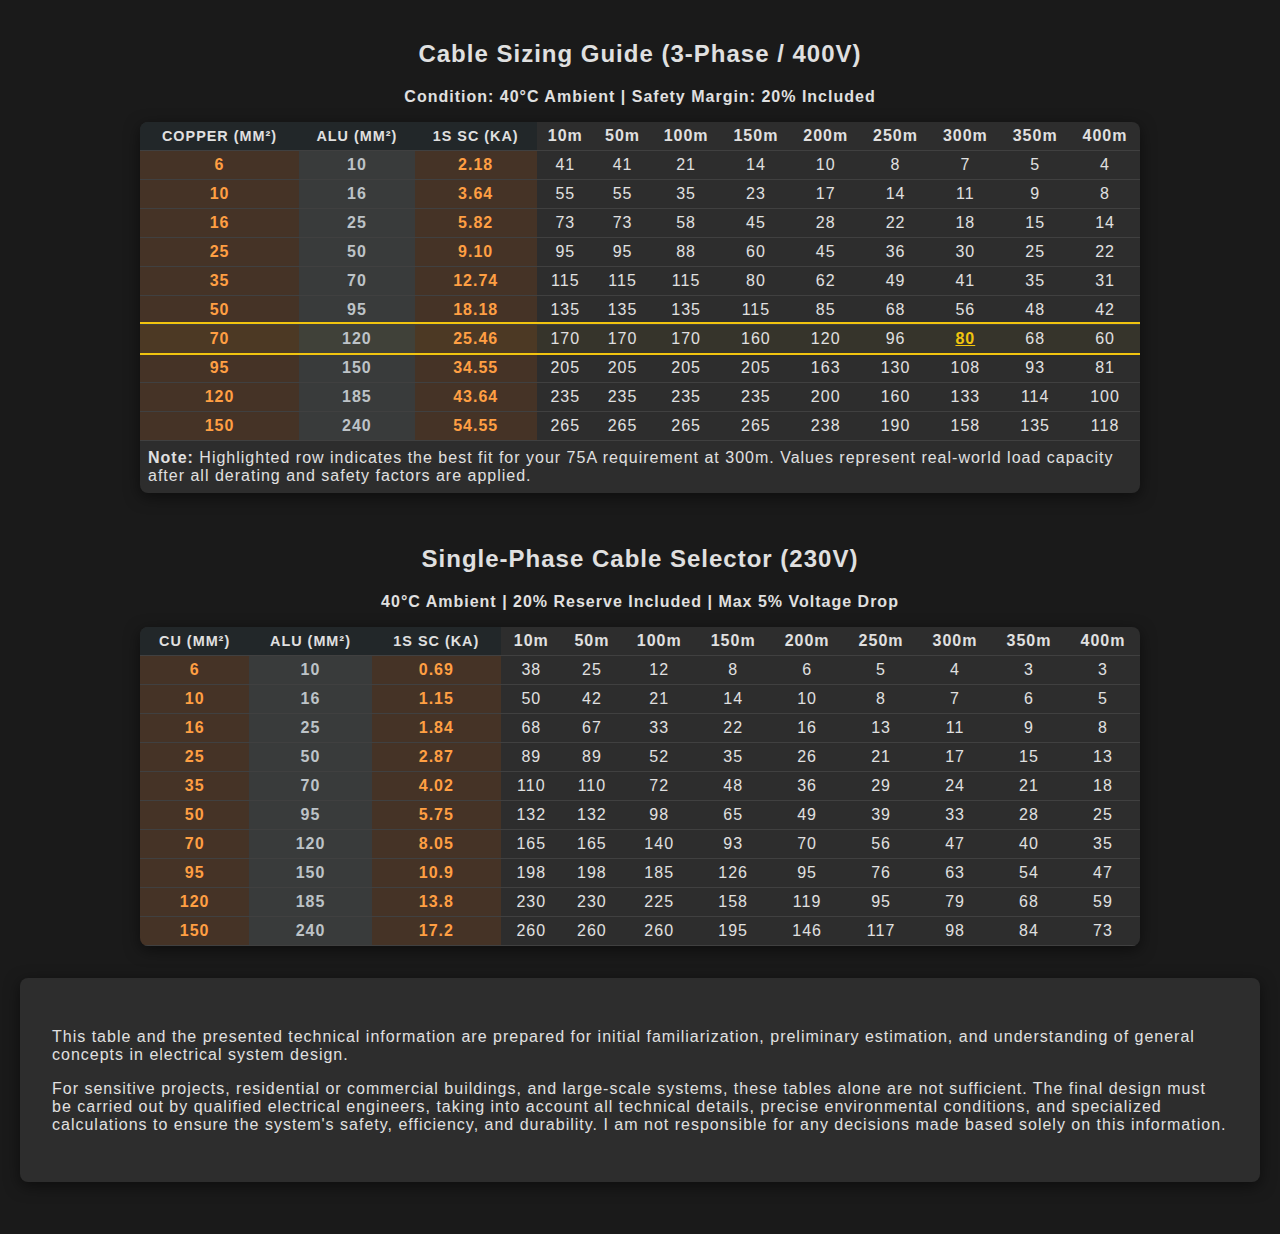
<file: assets/e-tables/tables.html>
<!DOCTYPE html>
<html lang="en" dir="ltr">
<head>
    <meta charset="UTF-8">
    <meta name="viewport" content="width=device-width, initial-scale=1.0">
    <title>ELECTRO TABLES</title>
    <link rel="stylesheet" href="tables.css">
</head>
<body>

    <div class="header-title">
        <h2>Cable Sizing Guide (3-Phase / 400V)</h2>
        <p>Condition: <strong>40°C Ambient</strong> | Safety Margin: <strong>20% Included</strong></p>
    </div>

    <div class="table-container">
        <table>
            <thead>
                <tr>
                    <th rowspan="2">Copper (mm²)</th>
                    <th rowspan="2">Alu (mm²)</th>
                    <th rowspan="2">1s SC (kA)</th>
                </tr>
                <tr>
                    <th>10m</th><th>50m</th><th>100m</th><th>150m</th><th>200m</th><th>250m</th><th>300m</th><th>350m</th><th>400m</th>
                </tr>
            </thead>
            <tbody>
                <tr><td class="col-copper">6</td><td class="col-alu">10</td><td class="sc-col">2.18</td><td>41</td><td>41</td><td>21</td><td>14</td><td>10</td><td>8</td><td>7</td><td>5</td><td>4</td></tr>

                <tr><td class="col-copper">10</td><td class="col-alu">16</td><td class="sc-col">3.64</td><td>55</td><td>55</td><td>35</td><td>23</td><td>17</td><td>14</td><td>11</td><td>9</td><td>8</td></tr>

                <tr><td class="col-copper">16</td><td class="col-alu">25</td><td class="sc-col">5.82</td><td>73</td><td>73</td><td>58</td><td>45</td><td>28</td><td>22</td><td>18</td><td>15</td><td>14</td></tr>

                <tr><td class="col-copper">25</td><td class="col-alu">50</td><td class="sc-col">9.10</td><td>95</td><td>95</td><td>88</td><td>60</td><td>45</td><td>36</td><td>30</td><td>25</td><td>22</td></tr>

                <tr><td class="col-copper">35</td><td class="col-alu">70</td><td class="sc-col">12.74</td><td>115</td><td>115</td><td>115</td><td>80</td><td>62</td><td>49</td><td>41</td><td>35</td><td>31</td></tr>

                <tr><td class="col-copper">50</td><td class="col-alu">95</td><td class="sc-col">18.18</td><td>135</td><td>135</td><td>135</td><td>115</td><td>85</td><td>68</td><td>56</td><td>48</td><td>42</td></tr>

                <tr class="target-row"><td class="col-copper">70</td><td class="col-alu">120</td><td class="sc-col">25.46</td><td>170</td><td>170</td><td>170</td><td>160</td><td>120</td><td>96</td><td class="target-cell">80</td><td>68</td><td>60</td></tr>

                <tr><td class="col-copper">95</td><td class="col-alu">150</td><td class="sc-col">34.55</td><td>205</td><td>205</td><td>205</td><td>205</td><td>163</td><td>130</td><td>108</td><td>93</td><td>81</td></tr>

                <tr><td class="col-copper">120</td><td class="col-alu">185</td><td class="sc-col">43.64</td><td>235</td><td>235</td><td>235</td><td>235</td><td>200</td><td>160</td><td>133</td><td>114</td><td>100</td></tr>

                <tr><td class="col-copper">150</td><td class="col-alu">240</td><td class="sc-col">54.55</td><td>265</td><td>265</td><td>265</td><td>265</td><td>238</td><td>190</td><td>158</td><td>135</td><td>118</td></tr>
            </tbody>
        </table>
        <div class="footer-note">
            <strong>Note:</strong> Highlighted row indicates the best fit for your 75A requirement at 300m. Values represent real-world load capacity after all derating and safety factors are applied.
        </div>
    </div>

    

    <div class="header-title">
        <h2>Single-Phase Cable Selector (230V)</h2>
        <p>40°C Ambient | 20% Reserve Included | Max 5% Voltage Drop</p>
    </div>

    <div class="table-container">
        <table>
            <thead>
                <tr>
                    <th rowspan="2">Cu (mm²)</th>
                    <th rowspan="2">Alu (mm²)</th>
                    <th rowspan="2">1s SC (kA)</th>
                </tr>
                <tr>
                    <th>10m</th><th>50m</th><th>100m</th><th>150m</th><th>200m</th><th>250m</th><th>300m</th><th>350m</th><th>400m</th>
                </tr>
            </thead>
            <tbody>
                <tr><td class="cu-col">6</td><td class="al-col">10</td><td class="sc-col">0.69</td><td>38</td><td>25</td><td>12</td><td>8</td><td>6</td><td>5</td><td>4</td><td>3</td><td>3</td></tr>

                <tr><td class="cu-col">10</td><td class="al-col">16</td><td class="sc-col">1.15</td><td>50</td><td>42</td><td>21</td><td>14</td><td>10</td><td>8</td><td>7</td><td>6</td><td>5</td></tr>

                <tr><td class="cu-col">16</td><td class="al-col">25</td><td class="sc-col">1.84</td><td>68</td><td>67</td><td>33</td><td>22</td><td>16</td><td>13</td><td>11</td><td>9</td><td>8</td></tr>

                <tr><td class="cu-col">25</td><td class="al-col">50</td><td class="sc-col">2.87</td><td>89</td><td>89</td><td>52</td><td>35</td><td>26</td><td>21</td><td>17</td><td>15</td><td>13</td></tr>

                <tr><td class="cu-col">35</td><td class="al-col">70</td><td class="sc-col">4.02</td><td>110</td><td>110</td><td>72</td><td>48</td><td>36</td><td>29</td><td>24</td><td>21</td><td>18</td></tr>

                <tr><td class="cu-col">50</td><td class="al-col">95</td><td class="sc-col">5.75</td><td>132</td><td>132</td><td>98</td><td>65</td><td>49</td><td>39</td><td>33</td><td>28</td><td>25</td></tr>

                <tr><td class="cu-col">70</td><td class="al-col">120</td><td class="sc-col">8.05</td><td>165</td><td>165</td><td>140</td><td>93</td><td>70</td><td>56</td><td>47</td><td>40</td><td>35</td></tr>

                <tr><td class="cu-col">95</td><td class="al-col">150</td><td class="sc-col">10.9</td><td>198</td><td>198</td><td>185</td><td>126</td><td>95</td><td>76</td><td>63</td><td>54</td><td>47</td></tr>

                <tr><td class="cu-col">120</td><td class="al-col">185</td><td class="sc-col">13.8</td><td>230</td><td>230</td><td>225</td><td>158</td><td>119</td><td>95</td><td>79</td><td>68</td><td>59</td></tr>

                <tr><td class="cu-col">150</td><td class="al-col">240</td><td class="sc-col">17.2</td><td>260</td><td>260</td><td>260</td><td>195</td><td>146</td><td>117</td><td>98</td><td>84</td><td>73</td></tr>
            </tbody>
        </table>
    </div>

    <div class="presend">
        <h3></h3>
        <p>This table and the presented technical information are prepared for initial familiarization, preliminary estimation, and understanding of general concepts in electrical system design.</p>
        <p>For sensitive projects, residential or commercial buildings, and large-scale systems, these tables alone are not sufficient. The final design must be carried out by qualified electrical engineers, taking into account all technical details, precise environmental conditions, and specialized calculations to ensure the system's safety, efficiency, and durability. I am not responsible for any decisions made based solely on this information.</p>
    </div>

</body>
</html>
</file>
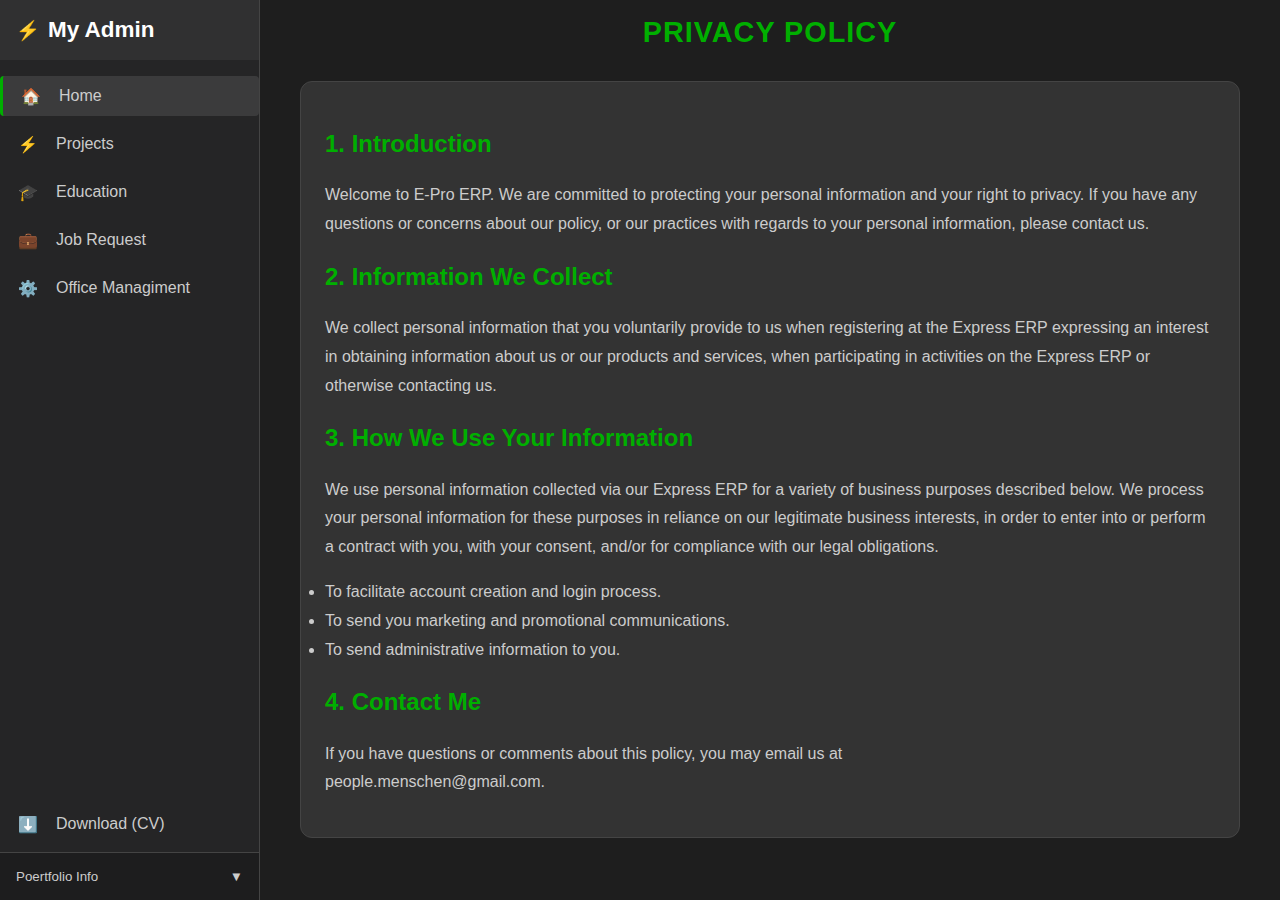
<file: assets/pages/privacy-polocy.html>
<!DOCTYPE html>
<html lang="en" dir="ltr">
<head>
    <meta charset="UTF-8">
    <meta name="viewport" content="width=device-width, initial-scale=1.0">
    <title>Privacy Policy</title>
    <!-- Adjust paths for subdirectory -->
    <link rel="stylesheet" href="../../styles/layout.css">
</head>

<body>

<div class="app-container">
    <!-- 4.1. Intelligent Sidebar -->
    <aside class="sidebar" id="sidebar">
        <div class="sidebar-header">
            <!-- Toggle Button (Visible/Styled for both Desktop/Mobile as needed) -->
            <button id="sidebarToggle" class="toggle-btn">☰</button>
            <div class="logo-area">
                <span>⚡</span> <!-- Simple Logo Placeholder -->
                <h3>My Admin</h3>
            </div>
        </div>

        <ul class="menu-list">
            <!-- Using simple shapes/emojis as offline icons -->
            <li><a href="../../index.html" class="menu-link active"><span class="icon-box">🏠</span> <span class="link-text">Home</span></a>
            </li>

            <li><a href="#" class="menu-link" style="pointer-events: none"><span class="icon-box">⚡</span> <span class="link-text">Projects</span></a></li>

            <li><a href="#" class="menu-link" style="pointer-events: none"><span class="icon-box">🎓</span> <span class="link-text">Education</span></a></li>

            <li><a href="#" class="menu-link" style="pointer-events: none"><span class="icon-box">💼</span> <span class="link-text">Job Request</span></a></li>

            <li><a href="#" class="menu-link" style="pointer-events: none"><span class="icon-box">⚙️</span> <span class="link-text">Office Managiment</span></a></li>
        </ul>
        <!-- Download Rasume -->
        <li><a href="#" class="menu-link" download= "Ali Rasume"><span class="icon-box">⬇️</span> <span class="link-text">Download (CV)</span></a></li>
             
        <!-- Footer: Contact, About, Policy (Collapsible) -->
        <div class="sidebar-footer">
            <button class="footer-toggle-btn" id="footerToggle">
                <span class="link-text">Poertfolio Info</span>
                <span id="footerArrow" class="link-text">▼</span>
            </button>
            <div class="footer-content" id="footerContent">
                <a href="#" class="footer-link">🔒 Privacy Policy</a>

                <a href="term.html" class="footer-link">🛡️ Terms of Portfolio</a>

                <div style="padding: 10px; font-size: 0.8rem; color: #666; text-align: center;" class="link-text">
                     &copy; 2026 E-Portfolio All right reserved
                </div>
            </div>
        </div>
    </aside>
    <!-- Main Content -->
    <main class="main-content">
        <header class="dashboard-header">
            <div class="header-center">
                <h1 class="dashboard-title">Privacy Policy</h1>
            </div>
        </header>
        <div class="content-wrapper">
            <!-- Document Style Container -->
            <div class="document-container">
                <h2>1. Introduction</h2>
                <p>
                    Welcome to E-Pro ERP. We are committed to protecting your personal information and your right to
                    privacy. If you have any questions or concerns about our policy, or our practices with regards
                    to your personal information, please contact us.
                </p>
                <h2>2. Information We Collect</h2>
                <p>
                    We collect personal information that you voluntarily provide to us when registering at the
                    Express ERP expressing an interest in obtaining information about us or our products and
                    services, when participating in activities on the Express ERP or otherwise contacting us.
                </p>
                <h2>3. How We Use Your Information</h2>
                <p>
                    We use personal information collected via our Express ERP for a variety of business purposes
                    described below. We process your personal information for these purposes in reliance on our
                    legitimate business interests, in order to enter into or perform a contract with you, with your
                    consent, and/or for compliance with our legal obligations.
                </p>
                <ul>
                    <li>To facilitate account creation and login process.</li>
                    <li>To send you marketing and promotional communications.</li>
                    <li>To send administrative information to you.</li>
                </ul>
                <h2>4. Contact Me</h2>
                <p>
                    If you have questions or comments about this policy, you may email us at <br> people.menschen@gmail.com.
                </p>
            </div>
            
        </div>
    </main>
</div>

    <!-- Script Path Adjusted -->
    <script src="../../scripts/script.js"></script>
</body>

</html>
</file>
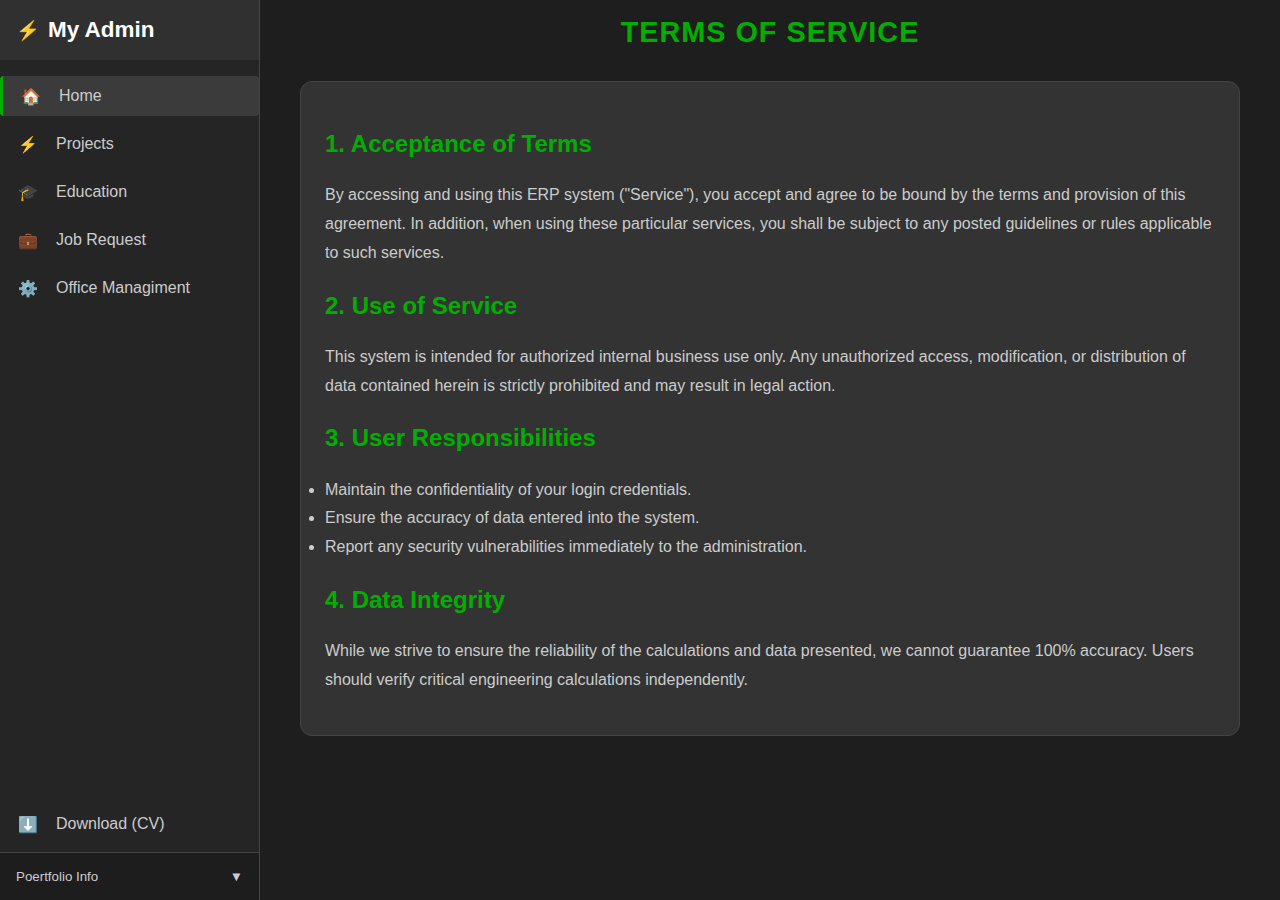
<file: assets/pages/term.html>
<!DOCTYPE html>
<html lang="en" dir="ltr">
<head>
    <meta charset="UTF-8">
    <meta name="viewport" content="width=device-width, initial-scale=1.0">
    <title>Terms of Portfolio</title>
    <link rel="stylesheet" href="../../styles/layout.css">
</head>

<body>

<div class="app-container">
    <!-- Sidebar -->
    <aside class="sidebar" id="sidebar">
        <div class="sidebar-header">
            <!-- Toggle Button (Visible/Styled for both Desktop/Mobile as needed) -->
            <button id="sidebarToggle" class="toggle-btn">☰</button>
            <div class="logo-area">
                <span>⚡</span> <!-- Simple Logo Placeholder -->
                <h3>My Admin</h3>
            </div>
        </div>

        <ul class="menu-list">
            <!-- Using simple shapes/emojis as offline icons -->
            <li><a href="../../index.html" class="menu-link active"><span class="icon-box">🏠</span> <span class="link-text">Home</span></a>
            </li>

            <li><a href="#" class="menu-link" style="pointer-events: none"><span class="icon-box">⚡</span> <span class="link-text">Projects</span></a></li>

            <li><a href="#" class="menu-link" style="pointer-events: none"><span class="icon-box">🎓</span> <span class="link-text">Education</span></a></li>

            <li><a href="#" class="menu-link" style="pointer-events: none"><span class="icon-box">💼</span> <span class="link-text">Job Request</span></a></li>

            <li><a href="#" class="menu-link" style="pointer-events: none"><span class="icon-box">⚙️</span> <span class="link-text">Office Managiment</span></a></li>
        </ul>
        <!-- Download Rasume -->
        <li><a href="#" class="menu-link" download= "Ali Rasume"><span class="icon-box">⬇️</span> <span class="link-text">Download (CV)</span></a></li>
             
        <!-- Footer: Contact, About, Policy (Collapsible) -->
        <div class="sidebar-footer">
            <button class="footer-toggle-btn" id="footerToggle">
                <span class="link-text">Poertfolio Info</span>
                <span id="footerArrow" class="link-text">▼</span>
            </button>
            <div class="footer-content" id="footerContent">
                <a href="privacy-polocy.html" class="footer-link">🔒 Privacy Policy</a>

                <a href="#" class="footer-link">🛡️ Terms of Portfolio</a>

                <div style="padding: 10px; font-size: 0.8rem; color: #666; text-align: center;" class="link-text">
                     &copy; 2026 E-Portfolio All right reserved
                </div>
            </div>
        </div>
    </aside>
    <!-- Main Content -->
    <main class="main-content">
        <header class="dashboard-header">
            <div class="header-center">
                <h1 class="dashboard-title">Terms of Service</h1>
            </div>
        </header>
        <div class="content-wrapper">
            <div class="document-container">
                <h2>1. Acceptance of Terms</h2>
                <p>
                    By accessing and using this ERP system ("Service"), you accept and agree to be bound by the
                    terms and provision of this agreement. In addition, when using these particular services, you
                    shall be subject to any posted guidelines or rules applicable to such services.
                </p>
                <h2>2. Use of Service</h2>
                <p>
                    This system is intended for authorized internal business use only. Any unauthorized access,
                    modification, or distribution of data contained herein is strictly prohibited and may result in
                    legal action.
                </p>
                <h2>3. User Responsibilities</h2>
                <ul>
                    <li>Maintain the confidentiality of your login credentials.</li>
                    <li>Ensure the accuracy of data entered into the system.</li>
                    <li>Report any security vulnerabilities immediately to the administration.</li>
                </ul>
                <h2>4. Data Integrity</h2>
                <p>
                    While we strive to ensure the reliability of the calculations and data presented, we cannot
                    guarantee 100% accuracy. Users should verify critical engineering calculations independently.
                </p>
            </div>
        </div>
    </main>
</div>
    <!-- Link to JavaScript -->
    <script src="../../scripts/script.js"></script>
</body>

</html>
</file>
<file: assets/e-tables/tables.css>
/* Tables style section */
:root {
    --bg-color: #1a1a1a;
    --card-bg: #2d2d2d;
    --text-color: #e0e0e0;
    --accent-copper: #d35400;
    --accent-alu: #7f8c8d;
    --border-color: #404040;
    --highlight: #f1c40f;
}
body {
    font-family: 'Segoe UI', Tahoma, Geneva, Verdana, sans-serif;
    background-color: var(--bg-color);
    color: var(--text-color);
    margin: 20px;
    display: flex;
    flex-direction: column;
    align-items: center;
    letter-spacing: 1px;
}
.table-container{
    width: 100%;
    max-width: 1000px;
    overflow-x: auto;
    background: var(--card-bg);
    border-radius: 8px;
    margin-bottom: 2rem;
    scrollbar-width: thin;
    box-shadow: 0 4px 15px rgba(0,0,0,0.5);
}
table {
    width: 100%;
    border-collapse: collapse;
    min-width: 700px;
}
th, td {
    padding: 5px;
    text-align: center;
    border-bottom: 1px solid var(--border-color);
}
thead tr:first-child th {
    background-color: #222729;
    color: var(--text-color);
    font-weight: bold;
    text-transform: uppercase;
    font-size: 0.9rem;
}
/* Column Styles */
.col-copper, .sc-col, .cu-col { background-color: rgba(211, 84, 0, 0.15); font-weight: bold; color: #ff9f43; }
.col-alu, .al-col { background-color: rgba(127, 140, 141, 0.15); font-weight: bold; color: #bdc3c7; }
/* Highlight target row for 75A @ 300m */
.target-row {
    outline: 2px solid var(--highlight);
    background-color: rgba(241, 196, 15, 0.05);
}
.target-cell {
    color: var(--highlight);
    font-weight: bold;
    text-decoration: underline;
}
tr:hover {
    background-color: rgba(255,255,255,0.05);
}
.header-title {
    text-align: center;
    font-weight: bold; color: var(--text-color);
}
.footer-note {
    padding: 0.5rem;
    font-size: 1rem;
    font-weight: 500; color: var(--text-color);
    max-width: 1000px;
}
.presend{
    background: var(--card-bg);
    border-radius: 8px;
    margin-bottom: 2rem;
    padding: 2rem;
    color: var(--text-color);
    box-shadow: 0 4px 15px rgba(0,0,0,0.5);
}
</file>
<file: styles/layout.css>
@import url('variables.css');
@import url('components.css');
@import url('contents.css');
@import url('responsive.css');

/* ===== CORE RESET & BASE ===== */
* {
    margin: 0;
    padding: 0;
    box-sizing: border-box;
    outline: none;
    -webkit-tap-highlight-color: transparent;
    text-decoration: none;
}

body {
    background-color: var(--bg-app);
    color: var(--text-main);
    font-family: var(--font-main);
    min-height: 100vh;
    display: flex;
    overflow-x: hidden;
}

/* ===== MAIN LAYOUT STRUCTURE ===== */
/* Sidebar is fixed or flex item depending on design, sticking to flex for simplicity */
.app-container {
    display: flex;
    width: 100%;
    min-height: 100vh;
}

/* Main Content Area */
.main-content {
    flex: 1;
    display: flex;
    flex-direction: column;
    height: 100vh;
    overflow-y: auto;
    position: relative;
    padding: 0 var(--sp-lg);
    transition: margin-left var(--trans-smooth);
    /* In mobile it takes full width, desktop logic handled via media queries or JS classes */
}

.dashboard-header {
    padding: var(--sp-md);
    background-color: var(--bg-app);
    text-align: center;
}

.dashboard-title {
    color: var(--accent-primary);
    font-size: 1.8rem;
    font-weight: bold;
    text-transform: uppercase;
    letter-spacing: 1px;
}

.content-wrapper {
    padding: var(--sp-md);
    max-width: 1000px;
    /* Keep content focused like in the screenshots */
    margin: 0 auto;
    width: 100%;
}
.content-wrapper h2 {
    color: var(--accent-primary);
    margin: var(--sp-md) 0;
}
/* ===== CUSTOM SCROLLBAR ===== */
::-webkit-scrollbar {
    width: 8px;
    height: 8px;
}

/* Track */
::-webkit-scrollbar-track {
    background: transparent;
}

/* Handle */
::-webkit-scrollbar-thumb {
    background: var(--indicator-cyan);
    border-radius: 4px;
    transition: background var(--trans-fast);
}
</file>
